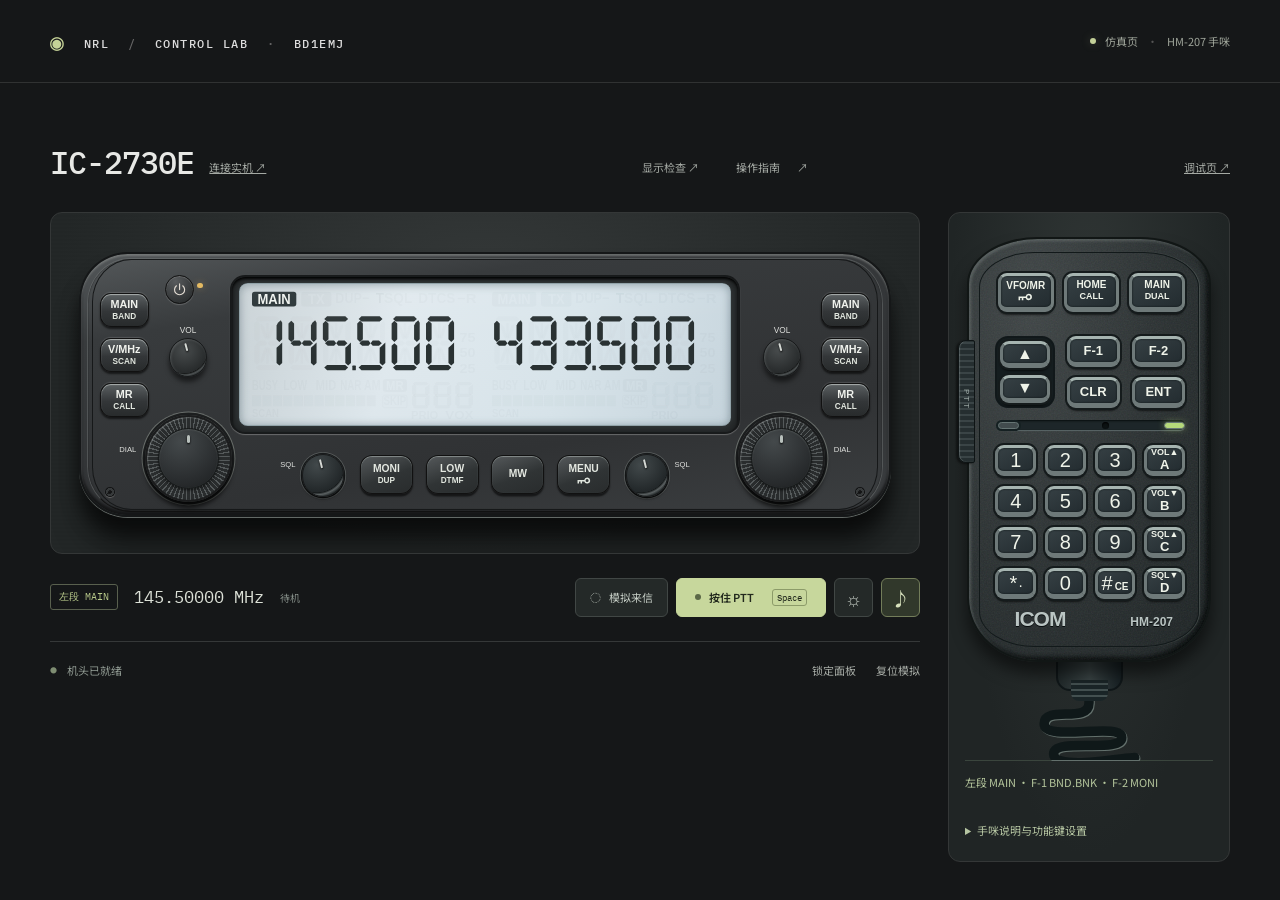
<file: web/index.html>
<!doctype html><html lang="zh-CN"><head><meta charset="UTF-8"><meta name="viewport" content="width=device-width, initial-scale=1"><meta name="theme-color" content="#151718"><title>IC-2730E · 仿真页</title><meta name="description" content="IC-2730E 原装机头的可交互网页仿真。双段液晶、按钮和旋钮，仅浏览器模拟。"><link rel="stylesheet" href="style.css"></head><body>
<header><a class="wordmark" href="./"><span class="brand-icon">◉</span> NRL <span>/</span> CONTROL LAB <span>·</span> BD1EMJ</a><div class="mock-badge"><i></i> 仿真页 <span>·</span> HM-207 手咪</div></header>
<main><div class="title-row"><div><h1>IC-2730E</h1></div><a id="panelConnection" class="text-button" href="?mode=live" hidden>连接实机 ↗</a><button class="text-button" id="displayCheck">显示检查 ↗</button><button class="text-button" id="guide">操作指南 <span>↗</span></button><a class="text-button debug-link" href="./debug/">调试页 ↗</a></div>
<div class="studio-grid"><div class="radio-column"><section class="bench" aria-label="IC-2730E 仿真机头"><div class="radio-wrap"><div id="radio" class="radio">
<div class="body-seam"></div><i class="screw screw-l"></i><i class="screw screw-r"></i>
<button class="power-button" data-action="power" aria-label="电源：长按开关机，短按静音" title="长按开关机 · 短按静音"><svg class="power-symbol" viewBox="0 0 24 24" aria-hidden="true"><path d="M12 3v9M7 6a8 8 0 1 0 10 0"/></svg></button><i id="powerLamp" class="power-lamp on"></i>
<div class="side-keys left-keys"><button data-action="main" data-band="0" aria-label="左段 MAIN/BAND">MAIN<small>BAND</small></button><button data-action="vfo" data-band="0" aria-label="左段 VFO/MHz，长按扫描">V/MHz<small>SCAN</small></button><button data-action="mr" data-band="0" aria-label="左段存储信道，长按呼叫信道">MR<small>CALL</small></button></div>
<div class="side-keys right-keys"><button data-action="main" data-band="1" aria-label="右段 MAIN/BAND">MAIN<small>BAND</small></button><button data-action="vfo" data-band="1" aria-label="右段 VFO/MHz，长按扫描">V/MHz<small>SCAN</small></button><button data-action="mr" data-band="1" aria-label="右段存储信道，长按呼叫信道">MR<small>CALL</small></button></div>
<div class="knob-unit volume volume-left"><span>VOL</span><div class="knob small" data-knob="vol" data-band="0" role="slider" aria-label="左段音量" aria-valuemin="1" aria-valuemax="10" tabindex="0"><i></i></div></div><div class="knob-unit volume volume-right"><span>VOL</span><div class="knob small" data-knob="vol" data-band="1" role="slider" aria-label="右段音量" aria-valuemin="1" aria-valuemax="10" tabindex="0"><i></i></div></div>
<div class="screen-bezel"><div id="lcd" class="lcd"><div class="lcd-glass"></div><div id="normalScreen"><div class="lcd-band" id="band0"></div><div class="lcd-band" id="band1"></div></div><div id="menuScreen" hidden><div class="lcd-band"><svg id="menuName" class="lcd-drawing" viewBox="0 0 520 280" preserveAspectRatio="none"></svg></div><div class="lcd-band"><svg id="menuValue" class="lcd-drawing" viewBox="0 0 520 280" preserveAspectRatio="none"></svg></div></div><div id="menuSoftKeys" class="menu-softkeys" hidden aria-label="下方实体按键功能"><span data-menu-key="moni" aria-label="MONI：返回上一级"><svg viewBox="0 0 28 24" aria-hidden="true"><path d="M6 12L22 2v20z"/></svg></span><span data-menu-key="low" aria-label="LOW：进入下一级"><svg viewBox="0 0 28 24" aria-hidden="true"><path d="M22 12L6 2v20z"/></svg></span><span data-menu-key="mw" aria-label="MW：进入或确认"><svg viewBox="0 0 28 24" aria-hidden="true"><path d="M25 3v12H11v6L3 13l8-8v6h10V3z"/></svg></span><span data-menu-key="menu" class="menu-clear" aria-label="MENU：退出菜单">CLR</span></div><div class="lcd-icons"><span id="lockIcon" class="lcd-key" aria-label="面板锁定"><svg class="key-symbol" viewBox="0 0 28 16" aria-hidden="true"><path fill-rule="evenodd" d="M20 1a6 6 0 1 1-5.65 8H10v4H7V9H4v4H1V6h13.35A6 6 0 0 1 20 1zm0 3a3 3 0 1 0 0 6 3 3 0 0 0 0-6z"/></svg></span></div></div></div>
<div class="knob-unit tuning tuning-left"><span>DIAL</span><div class="knob large" data-knob="dial" data-band="0" role="slider" aria-label="左段调谐旋钮" aria-valuemin="118000" aria-valuemax="550000" tabindex="0"><div class="cap"><i></i></div></div></div><div class="knob-unit tuning tuning-right"><span>DIAL</span><div class="knob large" data-knob="dial" data-band="1" role="slider" aria-label="右段调谐旋钮" aria-valuemin="118000" aria-valuemax="550000" tabindex="0"><div class="cap"><i></i></div></div></div>
<div class="knob-unit squelch sql-left"><div class="knob sql" data-knob="sql" data-band="0" role="slider" aria-label="左段静噪" aria-valuemin="1" aria-valuemax="32" tabindex="0"><i></i></div><span>SQL</span></div><div class="knob-unit squelch sql-right"><div class="knob sql" data-knob="sql" data-band="1" role="slider" aria-label="右段静噪" aria-valuemin="1" aria-valuemax="32" tabindex="0"><i></i></div><span>SQL</span></div>
<div class="function-keys"><button data-action="moni" aria-label="监听，长按差频"><b>MONI</b><small>DUP</small></button><button data-action="low" aria-label="功率，长按 DTMF"><b>LOW</b><small>DTMF</small></button><button data-action="mw" aria-label="存储写入，菜单确认"><b>MW</b></button><button data-action="menu" aria-label="菜单，长按锁定"><b>MENU</b><small><svg class="panel-key" viewBox="0 0 28 16" aria-hidden="true"><path fill-rule="evenodd" d="M20 1a6 6 0 1 1-5.65 8H10v4H7V9H4v4H1V6h13.35A6 6 0 0 1 20 1zm0 3a3 3 0 1 0 0 6 3 3 0 0 0 0-6z"/></svg></small></button></div>
<div class="model-stamp">IC-2730</div><div class="mic-port" aria-hidden="true"><span>MIC</span><i></i></div>
</div><div class="radio-shadow"></div></div>
</section>
<section class="controls-bar" aria-label="模拟控制"><div class="readback"><span id="status-main">左段 MAIN</span><strong id="status-freq">145.500 MHz</strong><small id="status-mode">待机</small></div><div class="sim-controls"><button id="rx" aria-pressed="false"><span>◌</span> 模拟来信</button><button id="ptt" aria-pressed="false"><span class="ptt-dot"></span> 按住 PTT <kbd>Space</kbd></button><button id="light" title="切换背光等级" aria-label="切换背光等级">☼</button><button id="sound" class="selected" aria-pressed="true" title="开关按键音" aria-label="开关按键音">♪</button></div></section>
<div class="notice-row"><span class="live-mark">●</span><p id="notice" role="status" aria-live="polite">机头已就绪</p><button id="lockToggle" class="text-button" aria-pressed="false">锁定面板</button><button id="reset" class="text-button">复位模拟</button></div>
</div><aside class="mic-column" aria-label="HM-207 仿真手咪"><div class="mic-stage"><div class="handmic" id="handmic"><div class="mic-shell-seam"></div><button class="mic-ptt" id="micPtt" aria-label="手咪 PTT，按住发射" aria-pressed="false"><span>PTT</span></button><div class="mic-topkeys"><button data-mic="vfo" aria-label="手咪 VFO/MR，长按锁定">VFO/MR<small><svg class="mic-key-symbol" viewBox="0 0 28 16" aria-hidden="true"><path fill-rule="evenodd" d="M20 1a6 6 0 1 1-5.65 8H10v4H7V9H4v4H1V6h13.35A6 6 0 0 1 20 1zm0 3a3 3 0 1 0 0 6 3 3 0 0 0 0-6z"/></svg></small></button><button data-mic="home" aria-label="手咪 HOME，长按 CALL">HOME<small>CALL</small></button><button data-mic="main" aria-label="手咪 MAIN，切换主段">MAIN<small>DUAL</small></button></div><div class="mic-upper"><div class="mic-updown"><button data-mic="up" aria-label="手咪向上，长按连续调节">▲</button><button data-mic="down" aria-label="手咪向下，长按连续调节">▼</button></div><div class="mic-functions"><button data-mic="f1">F-1</button><button data-mic="f2">F-2</button><button data-mic="clr">CLR</button><button data-mic="ent">ENT</button></div></div><div class="mic-indicators"><i id="micTxLed" class="mic-led tx-led" aria-label="发射指示灯"></i><span class="mic-hole" title="话筒拾音孔（外观模拟）"></span><i id="micPowerLed" class="mic-led power-led" aria-label="电源指示灯"></i></div><div class="mic-keypad">
<button data-mic="1">1</button><button data-mic="2">2</button><button data-mic="3">3</button><button data-mic="volup" class="mic-level" aria-label="手咪音量增加，DTMF A"><span>VOL▲</span><b>A</b></button>
<button data-mic="4">4</button><button data-mic="5">5</button><button data-mic="6">6</button><button data-mic="voldown" class="mic-level" aria-label="手咪音量减少，DTMF B"><span>VOL▼</span><b>B</b></button>
<button data-mic="7">7</button><button data-mic="8">8</button><button data-mic="9">9</button><button data-mic="sqlup" class="mic-level" aria-label="手咪静噪增加，DTMF C"><span>SQL▲</span><b>C</b></button>
<button data-mic="decimal" aria-label="手咪星号或小数点">*<small>·</small></button><button data-mic="0">0</button><button data-mic="ce" aria-label="手咪井号或删除">#<small>CE</small></button><button data-mic="sqldown" class="mic-level" aria-label="手咪静噪减少，DTMF D"><span>SQL▼</span><b>D</b></button></div><div class="mic-logo">ICOM<small>HM-207</small></div><div class="mic-grip"></div></div><div class="mic-strain"></div><svg class="mic-cord" viewBox="0 0 180 80" aria-hidden="true"><path d="M90 0v14c0 24-52 2-52 24s90-3 90 16-79-1-79 19 82 4 94 4"/></svg></div><div class="mic-feedback" id="micFeedback" role="status">数字键直接输入频率，ENT 确认</div><details class="mic-settings"><summary>手咪说明与功能键设置</summary><p>六位频率自动确认，例如 435680。先按 * 再输入 540，可修改当前 MHz 下的小数部分。# CE 删除，CLR 取消。</p><p>▲▼可长按连续调节；VFO/MR 长按锁定；HOME 长按切换呼叫模式。呼叫 C0/C1 与 HOME 使用仿真预设频率。</p><label>F-1 待机功能<select id="micF1Rx"></select></label><label>F-2 待机功能<select id="micF2Rx"></select></label><label>F-1 发射功能<select id="micF1Tx"></select></label><label>F-2 发射功能<select id="micF2Tx"></select></label><p>DTMF 与 1750 Hz 只在浏览器中模拟提示音；没有话筒采集、NRL 连接或射频发射。菜单内上下键选择或修改，CLR 退出；ENT 只用于手咪输入确认。</p></details></aside></div>
</main>
<dialog id="guideDialog"><div class="dialog-head"><span>操作指南</span><button data-close aria-label="关闭">×</button></div><h2>像操作熟悉的机头一样。</h2><div class="guide-grid"><p><b>旋钮</b>点旋钮左半边减一格，点右半边加一格，按住不动会连续调节。选中后也可用键盘方向键微调。</p><p><b>频率</b>双击液晶频率输入数值。左右 MAIN 分别选择操作段。</p><p><b>电源</b>长按 1 秒开关机，短按静音。</p><p><b>功能键</b>短按选择常用功能，长按调用第二功能。MENU 长按锁定。</p><p><b>菜单</b>旋钮选择项目，MONI（◀）返回上一级，LOW（▶）进入设置，MW（↵）进入或确认，MENU（CLR）退出。</p><p><b>PTT</b>按住屏幕按钮或空格键模拟发射，松开即停止。</p></div><div class="dialog-note">这是离线交互原型，不连接 NRL、不使用麦克风、不发射射频。菜单与扫描为体验用简化模拟，后续依真实采集结果校准。</div></dialog>
<dialog id="frequencyDialog"><form id="frequencyForm"><div class="dialog-head"><span>直接输入频率</span><button type="button" data-close aria-label="关闭">×</button></div><label for="frequencyInput">工作频率 <span>MHz</span></label><input id="frequencyInput" type="number" step="0.00025" required><p id="frequencyError" role="alert"></p><button class="confirm" type="submit">设置频率 ↵</button></form></dialog>
<dialog id="dtmfDialog"><div class="dialog-head"><span>模拟 DTMF</span><button data-close aria-label="关闭">×</button></div><div id="dtmfReadout"></div><div id="dtmfKeys"></div><div class="dialog-note">仅模拟按键与提示音，不发送信令。</div></dialog>
<dialog id="displayCheckDialog"><form id="displayCheckForm"><div class="dialog-head"><span>液晶显示检查 · 模拟状态</span><button type="button" data-close aria-label="关闭显示检查">×</button></div><div class="display-check-grid">
<label>操作段<select id="checkBand"><option value="0">左段 MAIN</option><option value="1">右段 MAIN</option></select></label>
<label>工作频率 MHz<input id="checkFreq" type="number" step="0.00025" required></label>
<label>差频<select id="checkDup"><option value="0">单工</option><option value="1">DUP−</option><option value="2">DUP+</option></select></label>
<label>亚音模式<select id="checkTone"></select></label>
<label>工作模式<select id="checkMode"></select></label><label>调谐步进 kHz<select id="checkStep"></select></label>
<label>存储信道<select id="checkChannel"></select></label><label>优先监听指示<select id="checkPrio"><option value="0">OFF</option><option value="1">PRIO</option><option value="2">BELL（闪烁）</option></select></label>
<label class="check-toggle"><input id="checkMemory" type="checkbox"> 存储模式 MR</label><label class="check-toggle"><input id="checkSkip" type="checkbox"> 当前存储信道 SKIP</label>
<label class="check-toggle"><input id="checkRx" type="checkbox"> 模拟接收 BUSY</label><label class="check-toggle"><input id="checkBluetooth" type="checkbox"> 模拟蓝牙连接</label><label class="check-toggle"><input id="checkVox" type="checkbox"> 模拟耳机 VOX</label>
</div><p id="checkError" role="alert"></p><div class="dialog-note">小尾数 25／50／75 对应额外的 250／500／750 Hz。例如 145.50625 MHz 显示为 145.506 与小尾数 25。存储模式会将本次频率写入所选模拟信道；SKIP 在模拟存储扫描中生效。PRIO、蓝牙、VOX 和亚音仅模拟指示，不连接设备或处理实际音频。</div><button class="confirm" type="submit">应用并查看液晶 ↵</button></form></dialog>
<script>
window.panelConnectionAvailable = location.protocol !== 'file:';
window.panelIsLive = window.panelConnectionAvailable && new URLSearchParams(location.search).get('mode') === 'live';
if (window.panelIsLive) {
  document.body.dataset.panelMode = 'live';
  document.body.classList.add('power-off');
}
</script>
<script src="app.js"></script><script src="display-check.js"></script><script src="microphone.js"></script><script type="module" src="protocol-preview.mjs"></script></body></html>
</file>
<file: web/style.css>
@import url('https://fonts.googleapis.com/css2?family=IBM+Plex+Mono:wght@400;500;600&family=Noto+Sans+SC:wght@400;500;600&display=swap');
*{box-sizing:border-box}body{margin:0;background:#151718;color:#e7e8e5;font-family:'Noto Sans SC',sans-serif;-webkit-font-smoothing:antialiased}button,input{font:inherit}button{cursor:pointer}button:focus-visible,[role=slider]:focus-visible:not(.pointer-focused),.frequency:focus-visible{outline:2px solid #ccdc97;outline-offset:4px}button{touch-action:manipulation}header{height:83px;max-width:1320px;padding:0 50px;margin:auto;display:flex;align-items:center;justify-content:space-between;border-bottom:1px solid #303232}.wordmark{font:500 12px 'IBM Plex Mono',monospace;color:#ddd;text-decoration:none;letter-spacing:1.5px}.wordmark>span:not(.brand-icon){color:#666;margin:0 10px}.brand-icon{color:#c5d297;font-size:23px;vertical-align:-2px;margin-right:10px}.mock-badge{font-size:11px;color:#9ea499;display:flex;gap:9px;align-items:center}.mock-badge i{width:6px;height:6px;border-radius:50%;background:#c3d098;box-shadow:0 0 10px #c3d09840}.mock-badge span{color:#555}main{max-width:1220px;padding:47px 50px 0;margin:auto}.title-row{display:flex;justify-content:space-between;align-items:flex-end;margin-bottom:29px}h1{font:500 32px 'IBM Plex Mono',monospace;letter-spacing:-1px;margin:11px 0 0}.text-button{border:0;background:none;color:#a5aaa4;font-size:11px;padding:8px 0}.text-button:hover{color:#d9e6ab}.title-row .text-button span{margin-left:15px}.bench{border:1px solid #343737;border-radius:12px;background:radial-gradient(ellipse at 50% 20%,#343838,transparent 70%),repeating-linear-gradient(0deg,#222626 0px,#222626 2px,#242828 3px,#222626 4px);padding:24px 28px 21px;overflow:hidden}.radio-wrap{position:relative;margin:clamp(6px,1vw,16px) 0;padding:2px 0}.radio{width:100%;aspect-ratio:3.06/1;container-type:inline-size;position:relative;border:2px solid #151718;border-radius:6%/18%;background:linear-gradient(170deg,#55595b 0%,#383b3d 22%,#303234 68%,#3c3f41 100%);box-shadow:inset 0 2px 2px #8b8e8c99,inset 0 -4px 3px #151617,0 1px 0 #636966,0 17px 17px #0008,0 35px 30px #0005;isolation:isolate}.body-seam{position:absolute;inset:1.4% .8%;border:1px solid #777c7b70;border-bottom-color:#111;border-radius:5.5%/18%;pointer-events:none;box-shadow:inset 0 0 1px #000}.radio:after{content:'';position:absolute;inset:2% 1.4%;border:1px solid #161819;border-radius:5%/17%;pointer-events:none}.screw{position:absolute;bottom:7%;width:1.2%;aspect-ratio:1;border-radius:50%;background:radial-gradient(circle,#1a1b1c 0 23%,#373a3b 28% 55%,#131415 60%);box-shadow:0 1px 1px #666}.screw:after{content:'';position:absolute;left:22%;top:45%;width:55%;height:12%;background:#111;transform:rotate(-28deg)}.screw-l{left:3%}.screw-r{right:3%}.power-button{position:absolute;top:8%;left:10.4%;width:3.6%;aspect-ratio:1;border:1px solid #111;border-radius:50%;background:radial-gradient(circle at 35% 20%,#585b5d,#222526);box-shadow:0 1px 1px #aaa5,inset 0 1px 1px #9996;color:#e2dbd2;padding:0;font-size:2cqw}.power-lamp{position:absolute;left:14.4%;top:11%;width:.7%;aspect-ratio:1;border-radius:50%;background:#463d24}.power-lamp.on{background:#e4ba62;box-shadow:0 0 7px #e4ba6260}.radio.tx .power-lamp{background:#ff6255;box-shadow:0 0 8px #ff6255}.side-keys{position:absolute;top:15%;width:6.1%;height:48%;display:flex;flex-direction:column;gap:9%}.left-keys{left:2.3%}.right-keys{right:2.3%}.side-keys button{border:1px solid #111;border-radius:22%/35%;color:#e8e9e6;background:linear-gradient(#5b6062,#333638 55%,#282b2c);box-shadow:inset 0 1px 1px #aab0af,0 2px 2px #0009,0 -1px 1px #ffffff24;font:600 1.13cqw Arial,sans-serif;line-height:1;display:flex;flex-direction:column;justify-content:center;align-items:center;height:27%;padding:0}.side-keys small{font:600 .72cqw Arial;margin-top:.4cqw;color:#c4c8c3}.side-keys button:active,.function-keys button:active{background:#232526;transform:translateY(1px);box-shadow:inset 0 1px 3px #000}.screen-bezel{position:absolute;left:18.5%;top:8%;width:63%;height:61%;border:2px solid #17191a;border-radius:3%/9%;background:#222526;padding:.8%;box-shadow:0 1px 1px #aaa7,inset 0 2px 3px #000}.lcd{--brightness:1;width:100%;height:100%;position:relative;overflow:hidden;border:1px solid #91a2a8;border-radius:1.8%/6%;color:#293132;background:linear-gradient(105deg,#c8d1d5,#e0e9ee 32%,#d9e5eb 65%,#c8d6de);box-shadow:inset 0 1px 8px #4c626a88,0 0 9px #ddf4ff22;filter:brightness(var(--brightness));font-family:Arial,sans-serif}.lcd-glass{position:absolute;inset:0;background:linear-gradient(175deg,#ffffff17 2%,#fff0 43%,#657d8b07);pointer-events:none;z-index:2}#normalScreen{display:flex;position:absolute;left:1.5%;right:1.5%;top:17%;bottom:4%;gap:4%}.lcd-band{width:48%;min-width:0}.lcd-top{height:21%;display:flex;justify-content:space-between;align-items:center;font:bold 1.1cqw Arial;white-space:nowrap;gap:.4cqw}.main-icon{border:1px solid currentColor;padding:0 .3cqw;font-size:1.15cqw;opacity:.06;letter-spacing:.03cqw}.main-icon.active{opacity:1}.digits{width:100%;height:100%;fill:currentColor;display:block;filter:drop-shadow(.06cqw .08cqw 0 #0001);transform:skew(-4deg)}.frequency{height:51%;cursor:text}.lcd-bottom{display:flex;align-items:flex-end;height:23%;gap:.4cqw;font:bold 1.03cqw Arial;white-space:nowrap}.busy{font:bold .85cqw Arial;opacity:.08}.busy.active{opacity:1}.meter{display:flex;gap:.11cqw;align-items:flex-end;position:relative;height:70%;padding-bottom:.1cqw;flex:1}.meter i{width:.6cqw;background:currentColor;max-height:.9cqw}.meter em{font:normal .57cqw Arial;position:absolute;bottom:-.7cqw;left:.1cqw}.power{font-size:.75cqw;min-width:1.4cqw}.memory{font-size:.65cqw;display:flex;align-items:center;gap:.2cqw}.memory b{font:500 1.9cqw 'IBM Plex Mono',monospace;letter-spacing:-.1cqw}.lcd-icons{position:absolute;right:2%;top:2%;font-size:.65cqw;display:flex;gap:1cqw}.lcd-icons span{opacity:0}.knob-unit{position:absolute;text-align:center;display:flex;flex-direction:column;align-items:center;color:#e0e1de;font:500 .9cqw Arial;user-select:none}.volume{top:27%;width:6.5%;gap:.45cqw}.volume-left{left:10%}.volume-right{right:10%}.knob{position:relative;aspect-ratio:1;border-radius:50%;cursor:ns-resize;touch-action:none;background:repeating-conic-gradient(#181a1a 0deg 3deg,#444849 3deg 6deg);border:.2cqw solid #181a1b;box-shadow:0 .6cqw .6cqw #0008,inset .1cqw .1cqw .3cqw #c5c7c73d;}.knob i{position:absolute;width:5%;height:22%;top:10%;left:48%;border-radius:2px;background:#d4d8d4;box-shadow:0 1px 2px #000}.knob.small{width:74%;background:radial-gradient(circle at 40% 30%,#484c4d 0%,#272a2b 68%,#151717 69%,#4e5354 74%,#202324 80%)}.tuning{bottom:5%;width:12%;height:36%;justify-content:flex-end}.tuning-left{left:7.3%}.tuning-right{right:7.3%}.knob.large{width:90%;aspect-ratio:1;border:.25cqw solid #1b1c1d;background:repeating-conic-gradient(from 0deg,#292c2d 0deg 2deg,#555a5b 2deg 4deg,#292c2d 4deg 6deg);box-shadow:0 .7cqw .7cqw #000b,inset .1cqw .1cqw .15cqw #a8adad80,0 0 0 .3cqw #1c1e1f,0 0 0 .42cqw #6b706d}.cap{position:absolute;inset:13%;border:1px solid #151818;border-radius:50%;background:radial-gradient(circle at 37% 22%,#44494b,#292c2e 66%,#1c1e1f);box-shadow:inset 0 .1cqw .2cqw #a9afad44,0 .2cqw .3cqw #0008}.large i{width:6%;height:13%;top:10%;left:47%;background:#b8c0bc}.squelch{bottom:7%;width:5.9%}.sql-left{left:27%}.sql-right{right:27%}.knob.sql{width:90%;background:radial-gradient(circle at 35% 25%,#42494b,#222729 67%,#161a1b 68%,#5b6162 73%,#202526 80%);box-shadow:0 .2cqw .3cqw #000c,0 0 0 .15cqw #181b1c,0 0 0 .26cqw #8c929075}.function-keys{position:absolute;left:34.5%;right:34.5%;bottom:6%;height:17%;display:flex;gap:5%}.function-keys button{position:relative;flex:1;min-width:0;border:.13cqw solid #111;border-radius:23%/31%;background:linear-gradient(160deg,#55595b,#303435 55%,#292c2d);box-shadow:0 .3cqw .2cqw #0009,inset 0 .1cqw .1cqw #979f9d;color:#e3e7e0;padding:0;display:flex;flex-direction:column;align-items:center;justify-content:center;font-family:Arial;height:88%}.function-keys b{font-size:1.05cqw}.function-keys small{font-size:.7cqw;font-weight:500;margin-top:.3cqw}.model-stamp{position:absolute;bottom:4%;left:2.1%;font:600 .65cqw Arial;color:#c9cecb;display:none}.mic-port{position:absolute;right:1.9%;bottom:9%;display:none}.controls-bar{display:flex;align-items:center;justify-content:space-between;padding:24px 0;border-bottom:1px solid #353838;gap:20px}.readback{display:flex;align-items:center;gap:16px}.readback>span{font:10px 'IBM Plex Mono';border:1px solid #59604e;color:#bacb8c;padding:5px 8px;border-radius:3px}.readback strong{font:400 17px 'IBM Plex Mono';color:#dce1d7}.readback small{font-size:10px;color:#858e88}.sim-controls{display:flex;align-items:center;gap:8px}.sim-controls button{height:39px;border-radius:6px;border:1px solid #414745;background:#242928;color:#c4ccc4;font-size:11px;padding:0 14px;display:flex;align-items:center;gap:8px}.sim-controls button:hover{background:#343c35}.sim-controls .selected{border-color:#737d5a;color:#d7e1bc;background:#31382b}.sim-controls button#ptt{background:#c7d79c;border-color:#c7d79c;color:#22291d;font-weight:600;padding:0 18px}.ptt-dot{width:6px;height:6px;border-radius:50%;background:#5b6847}.sim-controls button#ptt.pressed{background:#eb7764;border-color:#eb7764}.ptt-dot{transition:background .15s}.pressed .ptt-dot{background:#912519}.sim-controls button#light,.sim-controls button#sound{font-size:19px;width:39px;padding:0;justify-content:center}kbd{font:9px 'IBM Plex Mono';border:1px solid #8c9b69;border-radius:3px;padding:2px 4px;margin-left:10px;font-weight:400}.notice-row{display:flex;align-items:center;gap:10px;padding:12px 0}.notice-row p{font-size:11px;color:#8f9991;flex:1;margin:0}.notice-row button{margin-left:10px}.live-mark{font-size:7px;color:#7e8d72}.pulse{animation:notice .3s}@keyframes notice{from{opacity:.3}to{opacity:1}}.power-off .lcd{background:linear-gradient(105deg,#5b6262,#737a77);box-shadow:inset 0 1px 8px #2228;filter:brightness(.6)}.power-off #normalScreen,.power-off #menuScreen,.power-off .lcd-icons{visibility:hidden}.power-off .knob-unit{color:#aaa}.radio.tx .lcd{background:linear-gradient(105deg,#d1c9c2,#e9ded5)}.editing #menuValue{animation:blink 1s steps(2) infinite}@keyframes blink{50%{opacity:.15}}[hidden]{display:none!important}dialog{border:1px solid #566047;border-radius:12px;padding:28px;background:#242b25;color:#e1e8d9;width:min(550px,90vw);box-shadow:0 25px 100px #000a}dialog::backdrop{background:#080d0bb5;backdrop-filter:blur(5px)}.dialog-head{display:flex;justify-content:space-between;align-items:center;font-size:12px;letter-spacing:1px;color:#b6c59f;margin-bottom:20px}.dialog-head button{border:0;background:none;color:#b6c59f;font-size:26px;line-height:1;padding:0 3px}dialog h2{font-size:22px;font-weight:400;margin-bottom:24px}.guide-grid{display:grid;grid-template-columns:1fr 1fr;gap:8px 28px}.guide-grid p{font-size:12px;line-height:1.8;color:#a5b49c;margin:0 0 15px}.guide-grid b{display:block;color:#e0e8d8;font-weight:500;margin-bottom:5px}.dialog-note{font-size:11px;line-height:1.8;color:#97a18b;border-top:1px solid #45503c;padding-top:16px;margin-top:15px}#frequencyForm label{display:block;font-size:12px;color:#b2bea4;margin:20px 0 12px}#frequencyForm label span{float:right;font-family:'IBM Plex Mono'}input{width:100%;border:1px solid #72835d;background:#151c15;color:#d8e5c4;border-radius:5px;font:32px 'IBM Plex Mono';padding:14px}#frequencyError{color:#e6ac8b;font-size:12px}.confirm{border:0;border-radius:5px;background:#c5d49c;color:#263020;padding:12px 25px;float:right}#dtmfKeys{display:grid;grid-template-columns:repeat(4,1fr);gap:10px}#dtmfKeys button{border:1px solid #667455;border-radius:6px;background:#323e2c;color:#dce6d1;padding:13px;font-family:'IBM Plex Mono';font-size:20px}#dtmfReadout{height:48px;font:24px 'IBM Plex Mono';letter-spacing:4px;margin-bottom:15px;overflow:hidden;color:#d0dfa9}
@media(min-width:1450px){main{padding-top:65px}}@media(max-width:850px){header{height:65px;padding:0 24px}main{padding:32px 24px 0}.bench{padding:20px 16px}.controls-bar{flex-wrap:wrap}.sim-controls{margin-left:auto}.readback{gap:10px}.mock-badge{font-size:9px}.title-row{margin-bottom:22px}h1{font-size:27px}}@media(max-width:540px){header{padding:0 16px}.wordmark{font-size:9px;letter-spacing:1px}.mock-badge span{display:none}.mock-badge{gap:5px}.mock-badge{font-size:8px}main{padding:28px 12px 0}.bench{padding:17px 8px}.title-row{padding:0 5px}h1{font-size:24px}.radio{min-width:0}.controls-bar{padding:18px 4px;gap:17px}.readback{width:100%;justify-content:space-between}.sim-controls{width:100%;justify-content:space-between}.sim-controls button{padding:0 9px}.sim-controls button#ptt{padding:0 12px}kbd{display:none}.notice-row{padding-left:4px}.notice-row p{font-size:9px}.notice-row .text-button{font-size:9px;margin-left:3px}.guide-grid{grid-template-columns:1fr}dialog{padding:22px}}

/* LCD layout follows the IC-2730 controller display, without branding. */
#normalScreen{top:7%;bottom:8%;gap:3%;left:1.8%;right:1.8%}
.lcd-band{width:48.5%;position:relative}
.lcd-top{height:15%;justify-content:flex-start;gap:.45cqw;font-size:.85cqw}
.main-icon{background:currentColor;border:0;border-radius:.1cqw;font-size:.95cqw;position:relative;color:#293132;line-height:1.1;padding:.08cqw .3cqw}
.main-icon.active{color:#dce6eb;background:#293132}
.tx-icon{font:bold .85cqw Arial;opacity:.045}.tx-icon.active{opacity:1}
.frequency{height:57%}
.lcd-bottom{height:28%;position:relative;display:block;padding-top:.2cqw}
.busy{position:absolute;left:0;top:.2cqw;font-size:.72cqw}
.power{position:absolute;left:13%;top:.2cqw;font-size:.72cqw}
.meter{position:absolute;left:0;bottom:7%;width:65%;height:28%;gap:.12cqw;padding:0}
.meter i{width:7%;height:100%!important;max-height:none}
.memory{position:absolute;right:0;bottom:0;gap:.1cqw;align-items:flex-start;font-size:.75cqw}
.memory b{font-size:2cqw;line-height:1}
.lcd-icons{top:2%;right:1.5%;gap:.5cqw}



/* All LCD glyphs share the manual's fixed coordinate system. */
#normalScreen,#menuScreen{position:absolute;inset:4% 2.5% 4%;gap:3%;display:flex}
.lcd-band{width:48.5%;height:100%;position:relative}
.lcd-drawing{width:100%;height:100%;display:block;fill:#222d30;font-family:Arial,Helvetica,sans-serif;font-weight:600;overflow:visible}
.lcd-band .frequency{position:absolute;left:0;top:14%;width:91%;height:55%;background:transparent;cursor:text}
.lcd-icons{top:2%;right:1.5%;font-size:1.05cqw}


/* Legible front-panel legends, including the secondary functions. */
.side-keys button{font-size:1.34cqw;font-weight:700;line-height:1.05;color:#f0f2ed}
.side-keys small{font-size:1.02cqw;font-weight:600;line-height:1.05;margin-top:.3cqw;color:#e1e6de}
.function-keys b{font-size:1.28cqw;line-height:1.05}
.function-keys small{font-size:1.02cqw;font-weight:600;line-height:1.05;margin-top:.3cqw;color:#e1e6de}


.knob-unit{font-size:1.03cqw}


#displayCheck{margin-left:auto;margin-right:22px}
.display-check-grid{display:grid;grid-template-columns:1fr 1fr;gap:14px 18px}
.display-check-grid label{font-size:12px;color:#c6d2bc;display:flex;flex-direction:column;gap:7px}
.display-check-grid input:not([type=checkbox]),.display-check-grid select{min-width:0;width:100%;font:14px 'IBM Plex Mono',monospace;padding:9px;border:1px solid #667455;border-radius:5px;background:#151c15;color:#e0e8d8}
.display-check-grid .check-toggle{flex-direction:row;align-items:center;gap:7px}
.display-check-grid input[type=checkbox]{width:16px;height:16px;accent-color:#c5d49c;margin:0}
.display-check-grid input:disabled{opacity:.35}#checkError{font-size:12px;color:#e6ac8b}
#displayCheckDialog{max-height:90vh;overflow:auto}#displayCheckDialog .confirm{margin-top:18px}
.lcd-blink{animation:blink 1s steps(2) infinite}

/* Soft keys sit exactly above the physical keys, including after resizing. */
.menu-softkeys{position:absolute;left:2.5%;right:2.5%;bottom:4%;pointer-events:none;height:2.05cqw;margin:0;font-family:Arial,sans-serif}
.menu-softkeys>span{position:absolute;top:0;transform:translateX(-50%);display:flex;align-items:center;justify-content:center;height:2.05cqw;min-width:2.4cqw;color:#293132}
.menu-softkeys svg{display:block;width:2.4cqw;height:2.05cqw;fill:currentColor}
.menu-softkeys .menu-clear{font-size:1.3cqw;font-weight:700;letter-spacing:-.05cqw}

/* Menu text occupies the same six fixed LCD cells as the frequency readouts. */
.menu-segment-strip{width:100%;height:100%;display:block;fill:#293132;overflow:visible}

/* Vector glyphs avoid font-baseline drift and use the radio's horizontal key symbol. */
.power-button{display:grid;place-items:center;line-height:1}
.power-button.is-pressed{
  transform:translateY(1px) scale(.96);
  background:radial-gradient(circle at 50% 68%,#3c4042,#181a1b);
  box-shadow:inset 0 2px 4px #000c,0 1px 0 #aeb0ad40;
  color:#fff0d9
}
.power-symbol{display:block;width:56%;height:56%;fill:none;stroke:currentColor;stroke-width:1.8;stroke-linecap:round;stroke-linejoin:round;pointer-events:none}
.function-keys .panel-key{display:block;width:1.75cqw;height:1cqw;fill:currentColor;stroke:none}
.lcd-key{display:block;width:1.75cqw;height:1cqw;margin-top:.12cqw;background:none;line-height:0}
.lcd-key .key-symbol{display:block;width:100%;height:100%;fill:currentColor;stroke:none}
/* HM-207 companion: front-panel proportions and key positions follow the supplied mic. */
header{max-width:1580px}main{max-width:1580px}.studio-grid{display:grid;grid-template-columns:minmax(0,1fr) 282px;gap:28px;align-items:start}.radio-column{min-width:0}.mic-column{border:1px solid #343737;border-radius:12px;background:radial-gradient(ellipse at 50% 20%,#303635,#202525 70%);padding:21px 16px 16px;color:#c9d0c7}.mic-stage{width:100%;position:relative;padding:3px 2px 0;isolation:isolate}.handmic{position:relative;width:100%;height:425px;border:2px solid #111615;border-radius:29% 29% 29% 29%/11% 11% 15% 15%;background:radial-gradient(ellipse at 25% 15%,#3f4546,#292f30 55%,#1c2223 100%);box-shadow:inset 2px 2px 3px #88918e66,inset -3px -3px 4px #070b0b,0 12px 16px #0008;z-index:2;user-select:none}.handmic:before{content:'';position:absolute;inset:0;pointer-events:none;border-radius:inherit;opacity:.18;background-image:url("data:image/svg+xml,%3Csvg xmlns='http://www.w3.org/2000/svg' width='140' height='140'%3E%3Cfilter id='n'%3E%3CfeTurbulence type='fractalNoise' baseFrequency='.7' numOctaves='3' stitchTiles='stitch'/%3E%3C/filter%3E%3Crect width='100%25' height='100%25' opacity='.5' filter='url(%23n)'/%3E%3C/svg%3E")}.mic-shell-seam{position:absolute;inset:3% 4%;border:1px solid #12191a;border-radius:25%/9%;pointer-events:none;box-shadow:1px 0 1px #a6b2ac40}.handmic button{position:relative;min-width:0;padding:0;touch-action:manipulation;border:3px solid #6e7979;border-top-color:#a6b4b0;border-right-color:#737e7d;border-bottom-width:5px;border-radius:9px;background:linear-gradient(150deg,#364044,#232c30);color:#eff3e9;font-family:Arial,sans-serif;box-shadow:0 0 0 2px #151b1c,0 3px 2px #0009,inset 0 0 2px #091111;line-height:1}.handmic button.held,.handmic button:active{transform:translateY(1px);border-bottom-width:3px;background:#1c2426;box-shadow:0 0 0 2px #151b1c,inset 0 2px 4px #000a}.handmic button small{font:bold 9px Arial;display:block;line-height:1.05;margin-top:2px}.mic-topkeys{position:absolute;left:12%;right:10%;top:8%;display:grid;grid-template-columns:repeat(3,1fr);gap:10px;height:39px}.mic-topkeys button{font-size:10px;font-weight:700}.mic-upper{position:absolute;left:11%;right:10%;top:23%;height:72px;display:grid;grid-template-columns:1fr 2fr;gap:12px}.mic-updown{display:flex;flex-direction:column;gap:7px;border:2px solid #11181a;border-radius:13px;padding:3px;background:#151d1f}.mic-updown button{flex:1;font-size:16px}.mic-functions{display:grid;grid-template-columns:1fr 1fr;grid-template-rows:1fr 1fr;gap:10px 12px}.mic-functions button{font-size:13px;font-weight:700}.mic-indicators{position:absolute;left:12%;right:10%;top:43%;height:10px;display:flex;justify-content:space-between;align-items:center;background:#1d2629;border-radius:8px;box-shadow:inset 0 1px 2px #080d0e,0 1px 1px #5a6668}.mic-led{height:7px;width:21px;background:#424c4e;border:1px solid #667574;border-radius:4px;box-shadow:0 0 0 2px #152022}.tx-led.lit{background:#ef6656;box-shadow:0 0 8px #ef6656a0}.power-led.lit{background:#b5d97a;box-shadow:0 0 7px #b5d97a70}.mic-hole{width:7px;height:7px;border-radius:50%;background:#0c1213;box-shadow:inset 0 1px 2px #000;margin-left:28px}.mic-keypad{position:absolute;left:11%;right:10%;top:49%;height:153px;display:grid;grid-template-columns:repeat(4,1fr);grid-template-rows:repeat(4,1fr);gap:10px 9px}.mic-keypad button{font-size:20px}.mic-keypad button small{font-size:10px;display:inline;margin:0 0 0 2px}.mic-keypad .mic-level{font-size:11px;font-weight:700;display:flex;flex-direction:column;align-items:center;justify-content:center}.mic-level span{font-size:9px}.mic-level b{font-size:13px;margin-top:1px}.mic-logo{position:absolute;bottom:7%;left:19%;right:15%;display:flex;justify-content:space-between;align-items:baseline;color:#bac5c3;font:600 21px Arial;letter-spacing:-1px;text-shadow:0 1px #080d0e}.mic-logo small{font:bold 12px Arial;letter-spacing:0}.handmic .mic-ptt{position:absolute;left:-11px;top:24%;width:17px;height:123px;border:1px solid #0e1415;border-radius:8px 2px 2px 8px;background:repeating-linear-gradient(0deg,#252e30 0 4px,#3a4446 4px 6px);box-shadow:-2px 1px 2px #0007,inset 1px 0 1px #8d979670;color:#a4b0ac}.mic-ptt span{font:8px Arial;writing-mode:vertical-rl;letter-spacing:2px}.handmic .mic-ptt[aria-pressed=true]{background:#70483d;border-color:#d99678}.mic-strain{width:67px;height:34px;background:linear-gradient(90deg,#202829,#3b4546,#172023);margin:-5px auto 0;border:2px solid #101719;border-radius:0 0 14px 14px;position:relative;z-index:1}.mic-strain:after{content:'';position:absolute;left:13px;right:13px;top:21px;height:21px;background:repeating-linear-gradient(0deg,#1a2527 0 4px,#435050 4px 6px);border-radius:0 0 8px 8px}.mic-cord{display:block;width:170px;height:69px;margin:0 auto;fill:none;stroke:#0f1819;stroke-width:11;stroke-linecap:round;filter:drop-shadow(1px 1px 0 #63706c)}.mic-feedback{font:11px/1.8 'Noto Sans SC',sans-serif;color:#b4c59c;border-top:1px solid #3a453d;padding:12px 0 0;min-height:47px}.mic-off .mic-logo{opacity:.5}.mic-settings{font-size:11px;color:#9da99c;margin-top:8px}.mic-settings summary{cursor:pointer;color:#b5c5a2;padding:7px 0}.mic-settings p{font-size:10px;line-height:1.8;color:#8f9e8e}.mic-settings label{display:flex;justify-content:space-between;align-items:center;gap:8px;margin:9px 0}.mic-settings select{width:108px;min-width:0;border:1px solid #556449;border-radius:4px;background:#1b241b;color:#d3dfbf;font:11px 'IBM Plex Mono',monospace;padding:5px}.mic-transmitting{box-shadow:inset 2px 2px 3px #88918e66,inset -3px -3px 4px #070b0b,0 12px 16px #0008,0 0 18px #dc735225}
@media(max-width:1150px){main{padding-left:24px;padding-right:24px}.studio-grid{grid-template-columns:minmax(0,1fr) 240px;gap:20px}.mic-column{padding-left:13px;padding-right:13px}.mic-topkeys{gap:6px}.mic-keypad{gap:8px 6px}.mic-level span{font-size:8px}.controls-bar{flex-wrap:wrap}.bench{padding-left:18px;padding-right:18px}}
@media(max-width:850px){.studio-grid{grid-template-columns:1fr}.mic-column{max-width:282px;width:100%;justify-self:center}}

.mic-key-symbol{display:block;width:15px;height:9px;fill:currentColor;margin:auto}

.protocol-preview{max-width:960px;margin:24px auto;padding:20px;color:#e4eef1;background:#20282c;border:1px solid #455259;border-radius:12px}
.protocol-preview h2,.protocol-preview h3{margin:0 0 12px}
.protocol-preview p,.protocol-preview label{display:block;margin:10px 0}
.protocol-preview ol{max-height:180px;overflow:auto;padding-left:28px;font-family:monospace}
.protocol-preview output{display:block;white-space:pre;font:1.2rem monospace;overflow:auto}
.protocol-preview input[type=range]{width:min(100%,36rem);vertical-align:middle}
.protocol-audio{margin-bottom:20px;padding-bottom:12px;border-bottom:1px solid #455259}
.protocol-audio button{padding:7px 14px;border-radius:6px;background:#b8dbe0;color:#172326;font-weight:700}
.protocol-preview [data-command],.protocol-preview #live-mic,.protocol-preview #live-ptt{margin:3px;padding:7px 11px;border-radius:5px}
#live-ptt{touch-action:none;user-select:none}
#live-ptt[aria-pressed=true]{background:#ba4545;color:white}
#live-power{margin:3px;padding:7px 11px;border-radius:5px;touch-action:none;user-select:none}
.live-lcd{display:grid;grid-template-columns:repeat(2,minmax(0,1fr));gap:10px;margin:12px 0}
.live-band{display:grid;gap:6px;padding:12px;background:#172024;border:1px solid #455259;border-radius:6px}
.live-band-label,.live-channel{font-size:.85rem;color:#b8dbe0}
.live-channel b{font-variant-numeric:tabular-nums}
.protocol-preview .live-frequency{font-size:clamp(1rem,3vw,1.5rem);font-variant-numeric:tabular-nums;white-space:normal}
.protocol-preview .radio-volume{display:grid;gap:4px;margin-top:10px}
.protocol-preview .radio-volume label{display:grid;grid-template-columns:auto minmax(5rem,1fr) 4rem;gap:10px;align-items:center}
.protocol-preview .radio-volume input{width:100%}
.protocol-preview .radio-volume output{font:inherit;text-align:right}
.live-meter{display:grid;grid-template-columns:auto minmax(1.5rem,1fr) 1.2rem;align-items:center;gap:8px;font-size:.8rem;color:#b8dbe0}
.live-meter-bars{display:grid;grid-template-columns:repeat(12,minmax(0,1fr));gap:2px;height:13px}
.live-meter-bars span{background:#35464e;border:1px solid #52656d;border-radius:1px}
.live-meter-bars .lit{background:#94d7ae;border-color:#94d7ae}
.live-meter-bars .unverified{background:transparent;border-style:dashed}
.live-meter-value{text-align:right;font-variant-numeric:tabular-nums}
.live-flags{display:flex;flex-wrap:wrap;gap:4px;min-height:20px}
.live-flags span{padding:2px 5px;border:1px solid #52656d;border-radius:3px;color:#b8dbe0;font:700 .67rem/1.15 monospace}
.live-flags .is-main{background:#b8dbe0;color:#172024;border-color:#b8dbe0}
.live-band-keys,.live-band-adjust{display:flex;flex-wrap:wrap;align-items:center;gap:6px}
.live-band-keys button,.live-band-adjust button{min-height:36px;padding:6px 9px;border-radius:5px;touch-action:none;user-select:none}
.live-band-adjust button{min-width:36px}
.live-band-adjust label{margin:0}
.protocol-preview .live-band-adjust input{flex:1;min-width:3.5rem;width:auto}
.protocol-preview .live-volume-value{font:.8rem monospace}
.dial-sync:empty,.wake-status:empty{display:none}
.live-flags .is-tx{background:#af4043;color:white;border-color:#d46468}
.live-flags .is-busy{background:#244a37;color:#b7edc8;border-color:#649274}
@media(max-width:560px){.live-lcd{grid-template-columns:1fr}}
body[data-panel-mode="live"] #displayCheck,body[data-panel-mode="live"] #guide,
body[data-panel-mode="live"] #rx,body[data-panel-mode="live"] #lockToggle,
body[data-panel-mode="live"] #reset,
body[data-panel-mode="live"] #light,body[data-panel-mode="live"] #sound{display:none}
body[data-panel-mode="live"]:not([data-panel-ready]) .readback{visibility:hidden}

.knob[data-knob]{user-select:none}
.knob-face{position:absolute;inset:0;display:block;border-radius:inherit;transform:rotate(var(--angle,0deg));pointer-events:none}
.knob-half:active{color:#fff;background:#14171966}
.knob-half{position:absolute;z-index:5;top:0;bottom:0;width:50%;display:grid;place-items:center;color:transparent;font-weight:700}
.knob-half-left{left:0;cursor:w-resize;border-radius:100% 0 0 100%}
.knob-half-right{right:0;cursor:e-resize;border-radius:0 100% 100% 0}
.knob-half:hover,.knob:focus-visible:not(.pointer-focused) .knob-half{color:#fff;background:#14171966}

body[data-panel-mode="live"] .controls-bar{display:grid;grid-template-columns:minmax(0,1fr) auto;gap:12px 16px;padding:16px 0}
body[data-panel-mode="live"] .controls-bar .readback{width:auto;min-width:0;flex-wrap:wrap;gap:8px 12px}
body[data-panel-mode="live"] .controls-bar .sim-controls{width:auto;justify-content:flex-end;flex-wrap:wrap}
.panel-audio{--audio-track-width:clamp(40px,6vw,76px);grid-column:1/-1;display:grid;grid-template-columns:auto minmax(0,1fr) auto auto;gap:8px 12px;align-items:center;padding:8px 10px;background:#202423;border:1px solid #353b37;border-radius:6px;min-width:0}
.panel-audio button{min-height:32px;padding:0 10px;border:1px solid #59604e;border-radius:5px;color:#d7e1bc;background:#31382b;font-size:11px;white-space:nowrap}
.panel-audio button:hover{background:#3a4332}
.panel-audio button[aria-pressed="true"]{border-color:#8b9b68;background:#3a4432}
.panel-audio p{margin:0;font-size:11px;color:#aab4aa;min-width:0;overflow-wrap:anywhere}
.panel-audio .audio-volume{display:grid;grid-template-columns:auto var(--audio-track-width) 4ch auto;gap:6px;justify-content:start;align-items:center;color:#c4ccc4;font-size:11px;white-space:nowrap}
.panel-audio input{width:100%;min-width:0;margin:0;padding:0;accent-color:#c7d79c}
.panel-audio .audio-gain{grid-column:1/-1;display:flex;flex-wrap:wrap;align-items:center;gap:6px}
.panel-audio .audio-gain button,.panel-audio .audio-mute{min-height:23px;padding:0 5px;font-size:10px}
.panel-audio .audio-gain button[aria-pressed="true"]{background:#c7d79c;color:#22291d}
.panel-audio output{text-align:right;font:11px 'IBM Plex Mono',monospace}
.audio-levels{display:grid;grid-template-columns:repeat(2,max-content);gap:10px}
.audio-levels label{display:grid;grid-template-columns:auto var(--audio-track-width);align-items:center;gap:6px;color:#c4ccc4;font-size:11px;white-space:nowrap}
.audio-levels meter{width:100%;min-width:0;height:9px;accent-color:#a3bd82}
.audio-levels meter::-webkit-meter-bar{background:#151a17;border:1px solid #475246;border-radius:3px}
.audio-levels meter::-webkit-meter-optimum-value{background:#a3bd82}
.audio-levels label:last-child meter{accent-color:#d5ac68}
.audio-levels label:last-child meter::-webkit-meter-optimum-value{background:#d5ac68}
@media(max-width:760px){
  .panel-audio{grid-template-columns:auto minmax(0,1fr)}
  .panel-audio .audio-volume,.audio-levels{grid-column:1/-1}
}
@media(max-width:560px){
  body[data-panel-mode="live"] .controls-bar{grid-template-columns:minmax(0,1fr)}
  body[data-panel-mode="live"] .controls-bar .sim-controls{margin-left:0;justify-content:flex-start}
}

.title-row{gap:clamp(6px,1.2vw,16px);flex-wrap:wrap}
.title-row .debug-link{margin-inline-start:auto;white-space:nowrap}

body[data-panel-mode="live"] .mic-feedback{display:none}

/* The printed legends sit outside the knobs, toward the edges of the faceplate. */
.tuning > span,.squelch > span{position:absolute;right:calc(100% + .45cqw);line-height:1;white-space:nowrap;pointer-events:none;font-size:.95cqw}
.tuning > span{top:40%}
.squelch > span{top:16%}
.tuning-right > span,.sql-right > span{right:auto;left:calc(100% + .45cqw)}

.knob.pointer-focused:focus{outline:none}

.network-options{display:flex;flex-wrap:wrap;gap:10px;margin-top:20px}
.network-options button{padding:8px 14px;border:1px solid #59604e;border-radius:5px;color:#e4eadb;background:#31382b}
.network-options button[value="confirm"]{border-color:#8b9b68}

.network-button{
  margin-inline-start:auto;
  min-width:72px;
  min-height:34px;
  padding:6px 15px;
  border:1px solid #a8d9aa;
  border-radius:6px;
  background:#83c48e;
  color:#14251a;
  font-size:12px;
  font-weight:700;
  white-space:nowrap;
}
.network-button[data-action-tone="disconnect"]{
  border-color:#f1a29b;
  background:#df827d;
  color:#2c1513;
}
.network-button:hover:enabled{filter:brightness(1.1)}
.network-button:disabled{opacity:.65;cursor:default}
.title-row .network-button + .debug-link{margin-inline-start:0}

.notice-row #notice.notice-warning{
  padding:8px 12px;
  border:1px solid #c88b53;
  border-radius:5px;
  background:#35261e;
  color:#ffe0b2;
  font-size:13px;
  font-weight:700;
  line-height:1.5;
}
</file>
